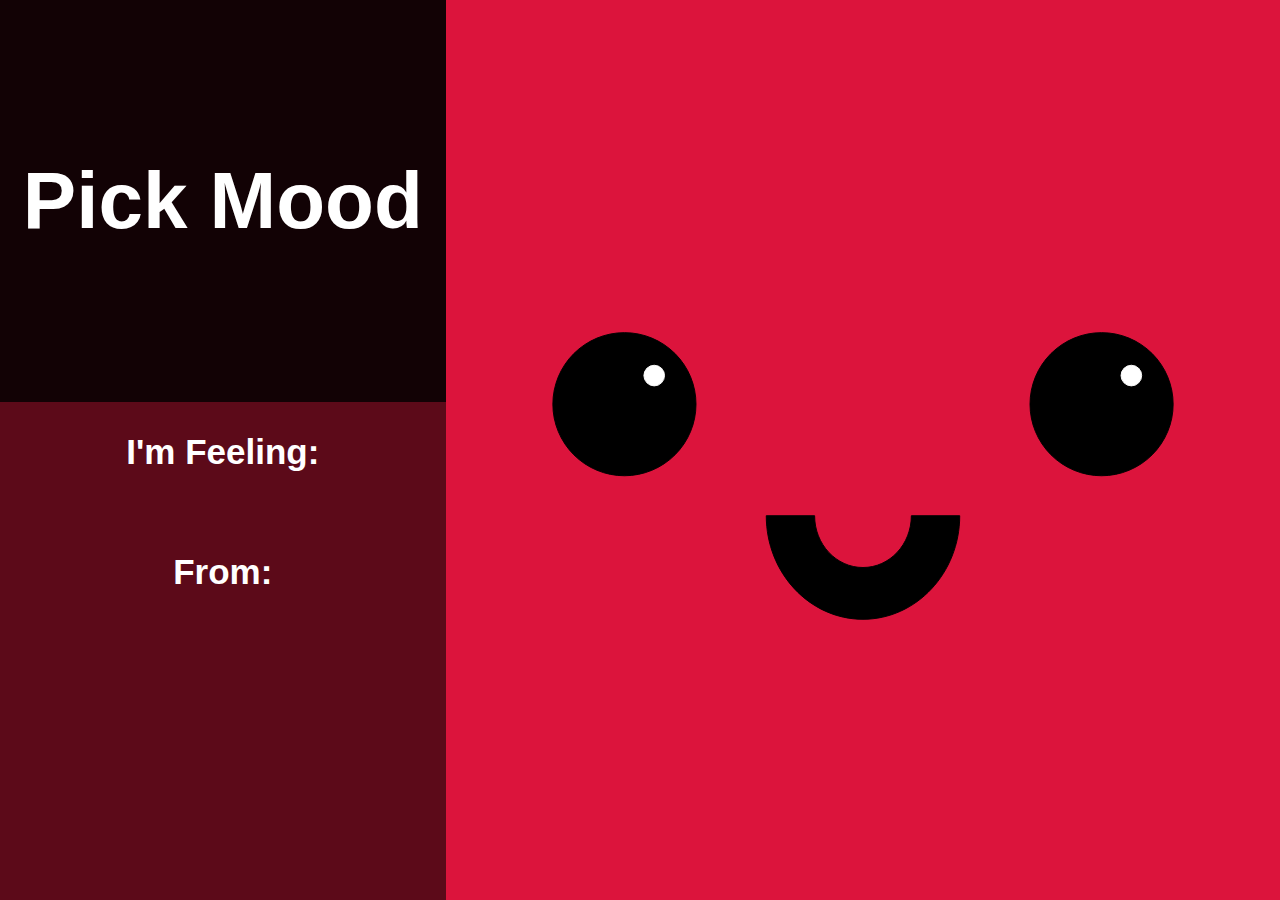
<file: index.html>
<!DOCTYPE html>
<html lang="en">
<head>
    <meta charset="UTF-8">
    <meta http-equiv="X-UA-Compatible" content="IE=edge">
    <meta name="viewport" content="width=device-width, initial-scale=1.0">
    <title>Joey</title>
    <link rel="stylesheet" type="text/css" href="css/styles.css">
</head>
<body>
    <div class="flex-container">
        <div id="vert-box">
        <div id="choose-div">
        <button id="button3" onclick="window.location.href='state-picker.html'">Pick Mood</button>
        </div>

        <div id="text-div">
        <div>I'm Feeling:<br><span id="message"></span></div><br><br>
        <div>From:<br><span id="sender"></span></div>
        </div>

        </div>

        <div class="content-container" id="CC">
            <img src="octo/octo-smile.svg" class="full-page-svg" id="image">
        </div>
    </div>

    <script src="testhome.js"></script> 
</body>
</html>
</file>
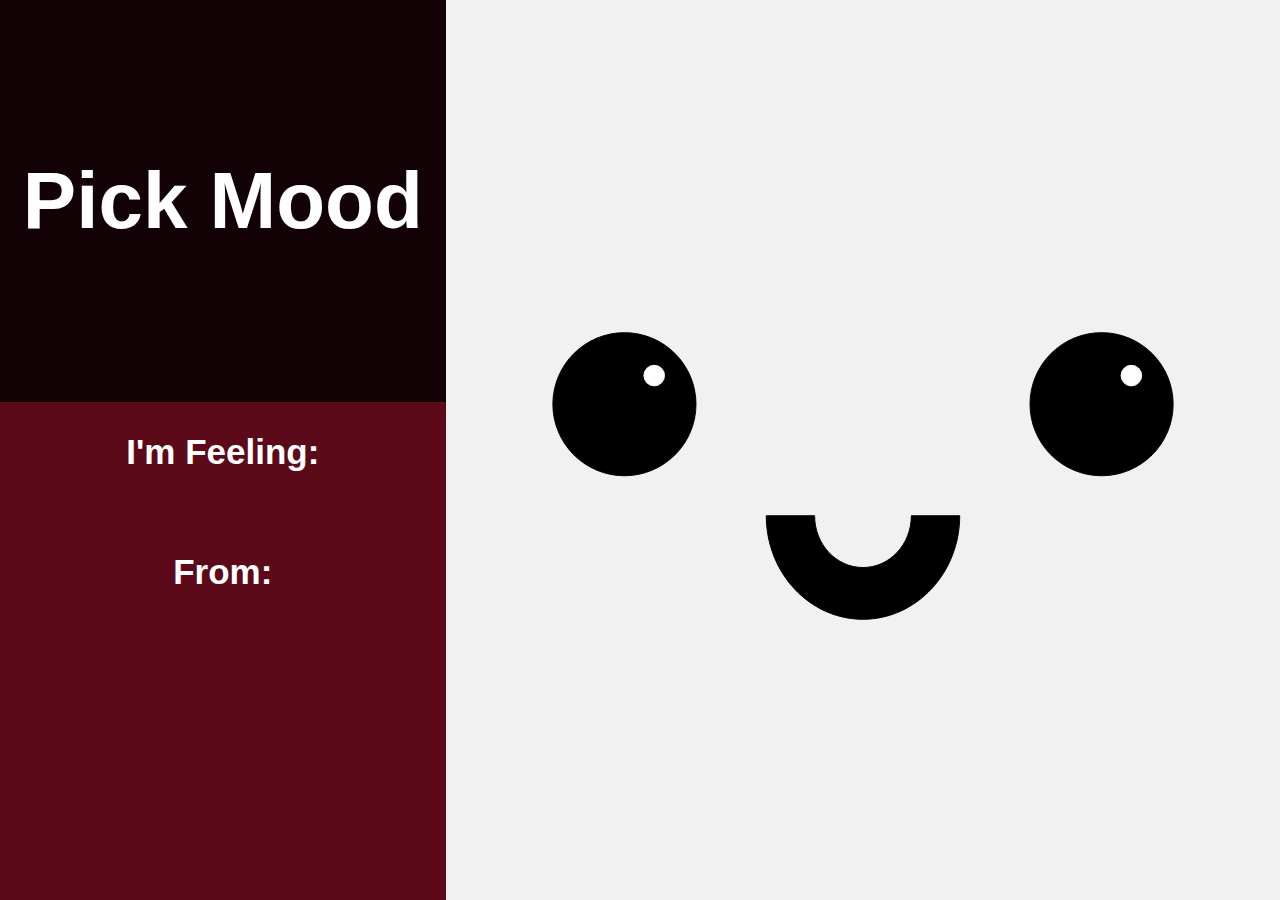
<file: current working files/index.html>
<!DOCTYPE html>
<html lang="en">
<head>
    <meta charset="UTF-8">
    <meta http-equiv="X-UA-Compatible" content="IE=edge">
    <meta name="viewport" content="width=device-width, initial-scale=1.0">
    <title>Octo Test</title>
    <link rel="stylesheet" type="text/css" href="css/styles.css">
</head>
<body>
    <div class="flex-container">
        <div id="vert-box">
        <div id="choose-div">
        <button id="button3" onclick="window.location.href='state-picker.html'">Pick Mood</button>
        </div>

        <div id="text-div">
        <div>I'm Feeling:<br><span id="message"></span></div><br><br>
        <div>From:<br><span id="sender"></span></div>
        </div>

        </div>

        <div class="content-container" id="CC">
            <img src="octo/octo-smile.svg" class="full-page-svg" id="image">
        </div>
    </div>

    <script src="testhome.js"></script> 
</body>
</html>
</file>
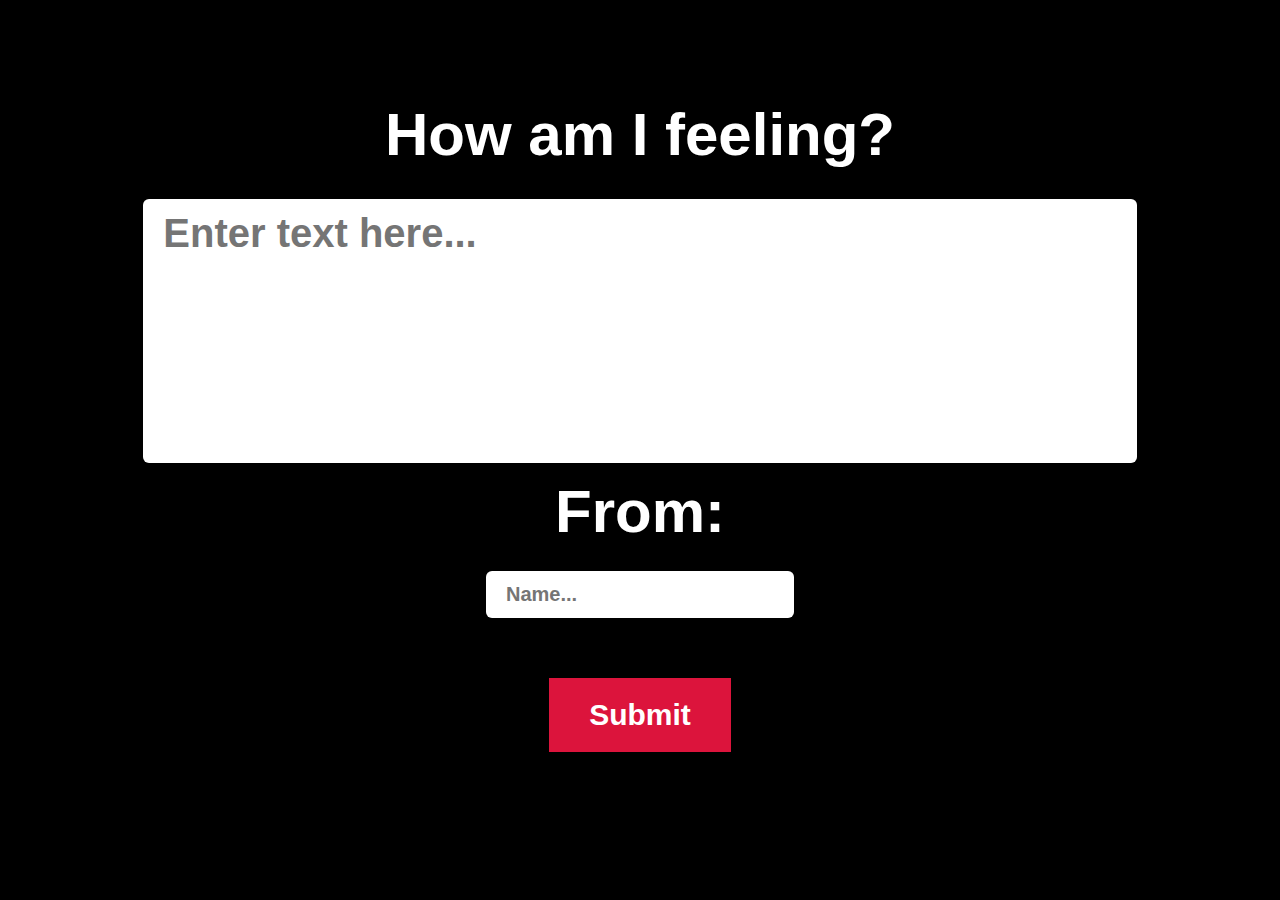
<file: message.html>
<!DOCTYPE html>
<html lang="en">
<head>
    <meta charset="UTF-8">
    <meta http-equiv="X-UA-Compatible" content="IE=edge">
    <meta name="viewport" content="width=device-width, initial-scale=1.0">
    <title>Joey's Message</title>
    <link rel="stylesheet" type="text/css" href="css/styles.css">
</head>
<body id="msg-body">
    <!--
    <button><a href="testhome.html">Back Home</a></button>
    -->
    <div id="octo-container">

        <form id="form">
            <label for="fname">How am I feeling? </label>
            <textarea id="msg" rows="4" cols="25" placeholder="Enter text here..."></textarea><br>
            <label for="lname">From: </label><br>
            <input type="text" id="frm" placeholder="Name..."><br>
            <button type="submit" id="submit" onclick="window.location.href='index.html'">Submit</button>
          </form>

    </div>

    
    
    <script src="index copy.js"></script> 
</body>
</html>
</file>
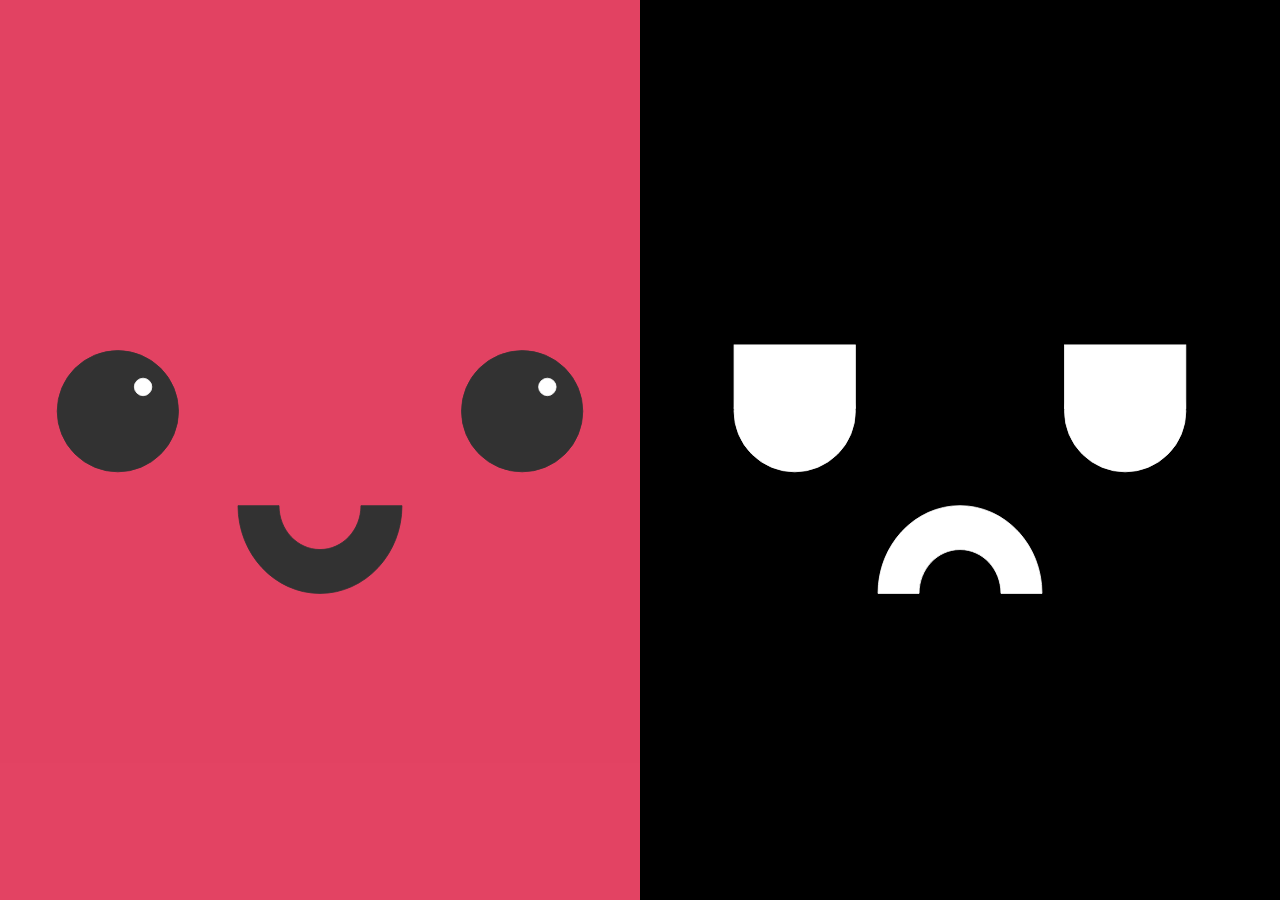
<file: state-picker.html>
<!DOCTYPE html>
<html lang="en">
<head>
    <meta charset="UTF-8">
    <meta http-equiv="X-UA-Compatible" content="IE=edge">
    <meta name="viewport" content="width=device-width, initial-scale=1.0">
    <title>Joey's Mood</title>
    <link rel="stylesheet" type="text/css" href="css/styles.css">
</head>
<body>
    <!--
    <button><a href="testhome.html">Back Home</a></button>
    -->
    <div id="octo-container">

        <div id="left-box"> 
            <button type="button" id="button1" onclick="displayImageHappy()">
                <img class="svg" src="octo/octo-smile.svg"/>
            </button>
        </div>

        <div id="right-box">
            <button type="button" id="button2" onclick="displayImageAngry()">
                <img class="svg" src="octo/octo-frown.svg"/>
            </button>
        </div>

    </div>
    
    <script src="index copy.js"></script> 
</body>
</html>
</file>
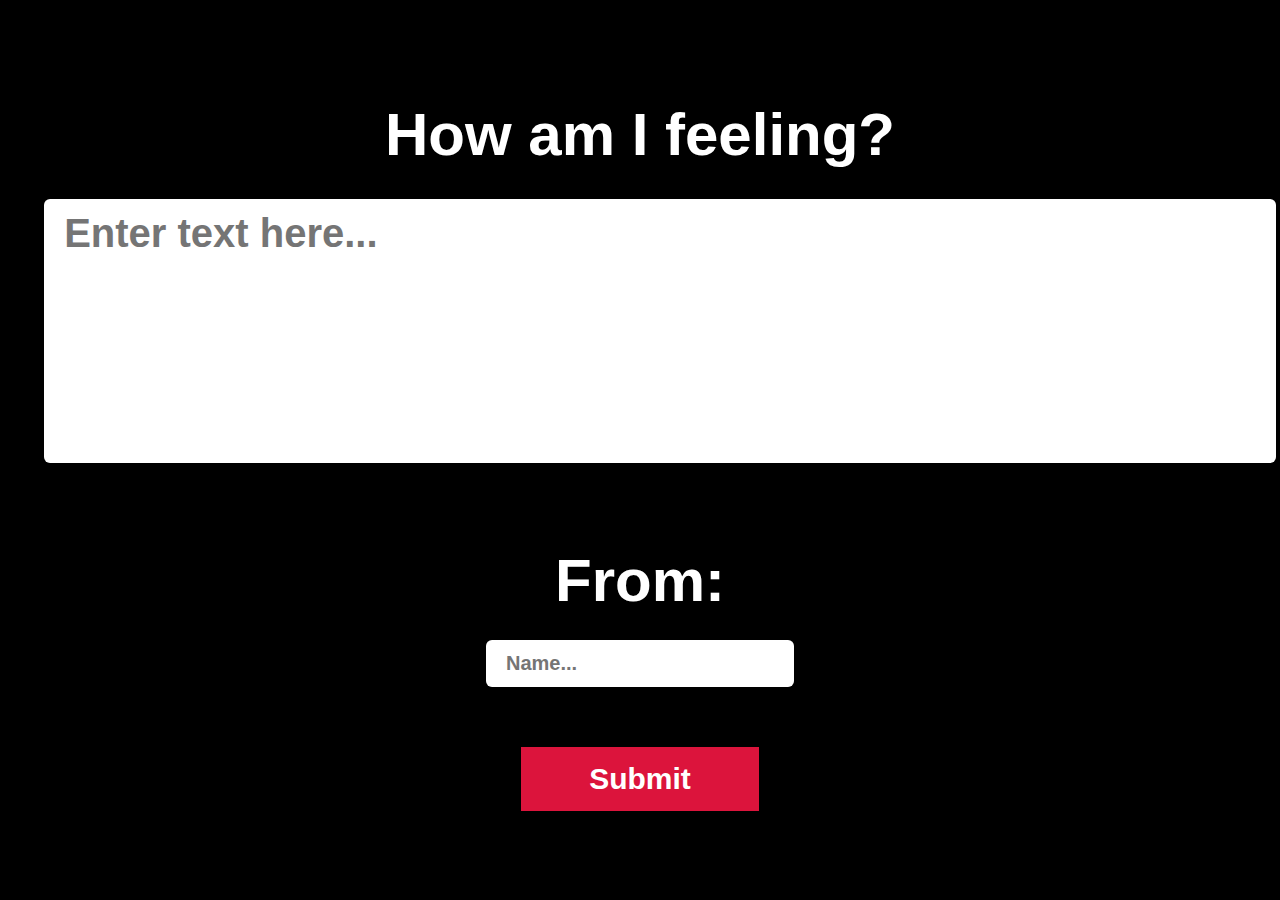
<file: current working files/message.html>
<!DOCTYPE html>
<html lang="en">
<head>
    <meta charset="UTF-8">
    <meta http-equiv="X-UA-Compatible" content="IE=edge">
    <meta name="viewport" content="width=device-width, initial-scale=1.0">
    <title>Octo Test</title>
    <link rel="stylesheet" type="text/css" href="css/styles.css">
</head>
<body id="msg-body">
    <!--
    <button><a href="testhome.html">Back Home</a></button>
    -->
    <div id="octo-container">

        <form id="form">
            <label for="fname">How am I feeling? </label>
            <textarea id="msg" rows="4" cols="25" placeholder="Enter text here..."></textarea><br><br>
            <label for="lname">From: </label><br>
            <input type="text" id="frm" placeholder="Name..."><br>
            <button type="submit" id="submit" onclick="window.location.href='index.html'">Submit</button>
          </form>

    </div>

    
    
    <script src="index copy.js"></script> 
</body>
</html>
</file>
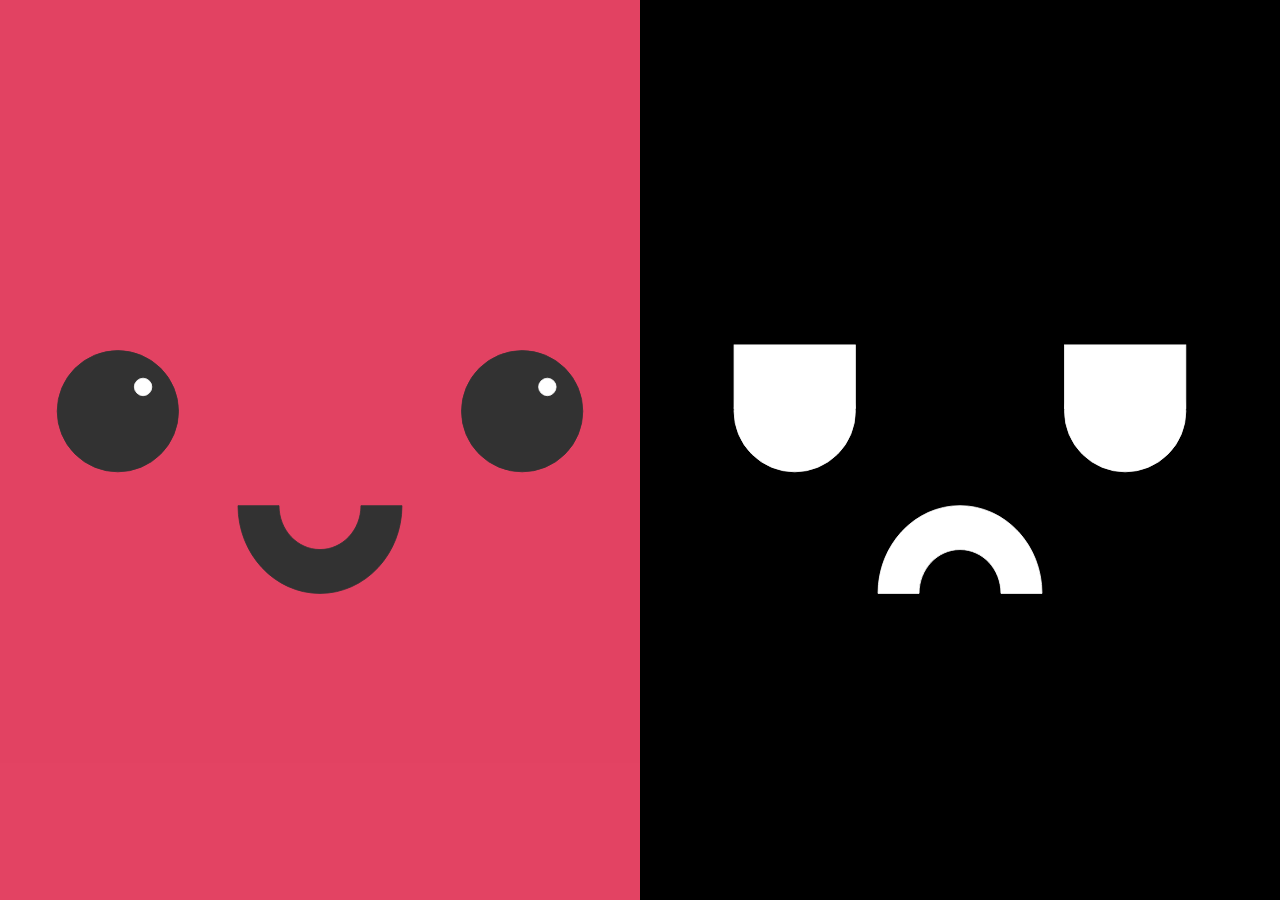
<file: current working files/state-picker.html>
<!DOCTYPE html>
<html lang="en">
<head>
    <meta charset="UTF-8">
    <meta http-equiv="X-UA-Compatible" content="IE=edge">
    <meta name="viewport" content="width=device-width, initial-scale=1.0">
    <title>Octo Test</title>
    <link rel="stylesheet" type="text/css" href="css/styles.css">
</head>
<body>
    <!--
    <button><a href="testhome.html">Back Home</a></button>
    -->
    <div id="octo-container">

        <div id="left-box"> 
            <button type="button" id="button1" onclick="displayImageHappy()">
                <img class="svg" src="octo/octo-smile.svg"/>
            </button>
        </div>

        <div id="right-box">
            <button type="button" id="button2" onclick="displayImageAngry()">
                <img class="svg" src="octo/octo-frown.svg"/>
            </button>
        </div>

    </div>
    
    <script src="index copy.js"></script> 
</body>
</html>
</file>
<file: css/styles.css>
html,
body{
    margin: 0px;
    height: 100%;
}

#octo-container{
    height: 100%;
    display:flex;
}

#button1,
#button2,
#button3{
    height:100%;
    width:100%;
    border: none;
    transition-duration: 0.5s;
}

#button1:hover,
#button2:hover{
    opacity: 80%;
}

#button1{
    display: flex;
    flex-direction: column;
    justify-content: center;
    align-items: center;
    color: white;
    background-color: crimson;
}

#button2{
    display: flex;
    flex-direction: column;
    justify-content: center;
    align-items: center;
    color: white;
    background-color: black;
}

#left-box{
    width: 50%;
    height: 100%;
}

#left-box-1{
    width: 100%;
    height: 100%;
}

#right-box{
    width: 50%;
   
    height: 100%;
}

.svg{
    width: 90%;
}

.full-page-svg{
    width: 80%;
}

.imagefeatures{
    width: 100%;

}

.content-container{
    background-color: crimson;
    display: flex;
    flex-direction: column;
    justify-content: center;
    align-items: center;
    flex-grow: 8;
}


#vert-box{
    display: flex;
    flex-direction: column;
    flex-grow: 2;
}


.flex-container {
    display: flex;
    align-items: stretch;
    background-color: #f1f1f1;
    height: 100%;
  }
  
  .flex-container > div {
    color: white;
    font-size: 30px;
    text-align: center;
    
  }

  #text-div{
    background-color: #5C0A19;
    flex-grow: 1;
    color: white;
    font-family: Arial, Helvetica, sans-serif;
    font-weight: bold;
    padding-top: 30px;
    font-size: 35px;
    overflow-wrap: normal;
    
  }

#choose-div{
    flex-grow: 1;
}

#button3{
    background-color: #120205;
    color: white;
    font-family: Arial, Helvetica, sans-serif;
    font-weight: bold;
    font-size: 30px;
}

#button3:hover{
    font-size:80px;
}


span{
    color: #F7B6C2;
    font-size:30px;
}

#msg-body{
    background-color: black;
}

form{
    padding-top: 100px;
    margin: 0 auto;
    text-align: center;
    color: white;
    font-size: 60px;
    font-family: Arial, Helvetica, sans-serif;
    font-weight: bold;
}

#msg,
#frm{
    background-color: white;
    color: crimson;
    border: none;
    transition-duration: 0.5s;
    font-family: Arial, Helvetica, sans-serif;
    font-weight: bold;
    font-size: 20px;
    padding: 12px 20px;
    border-radius: 6px;
}

#msg{
    font-size: 40px;
    margin-top: 30px;
    width: 80%;
    height: 30%;
    resize:none;
}

#msg:focus,
#frm:focus{
    padding: 30px 40px;
    border: none;
    border: none;
    overflow: auto;
    outline: none;

    -webkit-box-shadow: none;
    -moz-box-shadow: none;
    box-shadow: none;

    resize: none;
}

#submit{
    margin-top: 60px;
    background-color: crimson;
    color: white;
    border: none;
    font-family: Arial, Helvetica, sans-serif;
    font-size: 30px;
    font-weight: bold;
    padding: 20px 40px;
    transition-duration: 0.5s; 

}

#submit:hover{
    font-size: 40px;
}
</file>
<file: current working files/css/styles.css>
html,
body{
    margin: 0px;
    height: 100%;
}

#octo-container{
    height: 100%;
    display:flex;
}

#button1,
#button2,
#button3{
    height:100%;
    width:100%;
    border: none;
    transition-duration: 0.5s;
}

#button1:hover,
#button2:hover{
    opacity: 80%;
}

#button1{
    display: flex;
    flex-direction: column;
    justify-content: center;
    align-items: center;
    color: white;
    background-color: crimson;
}

#button2{
    display: flex;
    flex-direction: column;
    justify-content: center;
    align-items: center;
    color: white;
    background-color: black;
}

#left-box{
    width: 50%;
    height: 100%;
}

#left-box-1{
    width: 100%;
    height: 100%;
}

#right-box{
    width: 50%;
   
    height: 100%;
}

.svg{
    width: 90%;
}

.full-page-svg{
    width: 80%;
}

.imagefeatures{
    width: 100%;

}

.content-container{
    display: flex;
    flex-direction: column;
    justify-content: center;
    align-items: center;
    flex-grow: 8;
}


#vert-box{
    display: flex;
    flex-direction: column;
    flex-grow: 2;
}


.flex-container {
    display: flex;
    align-items: stretch;
    background-color: #f1f1f1;
    height: 100%;
  }
  
  .flex-container > div {
    color: white;
    font-size: 30px;
    text-align: center;
    
  }

  #text-div{
    background-color: #5C0A19;
    flex-grow: 1;
    color: white;
    font-family: Arial, Helvetica, sans-serif;
    font-weight: bold;
    padding-top: 30px;
    font-size: 35px;
    overflow-wrap: normal;
    
  }

#choose-div{
    flex-grow: 1;
}

#button3{
    background-color: #120205;
    color: white;
    font-family: Arial, Helvetica, sans-serif;
    font-weight: bold;
    font-size: 30px;
}

#button3:hover{
    font-size:80px;
}


span{
    color: #F7B6C2;
    font-size:30px;
}

#msg-body{
    background-color: black;
}

form{
    padding-top: 100px;
    margin: 0 auto;
    text-align: center;
    color: white;
    font-size: 60px;
    font-family: Arial, Helvetica, sans-serif;
    font-weight: bold;
}

#msg,
#frm{
    background-color: white;
    color: crimson;
    border: none;
    transition-duration: 0.5s;
    font-family: Arial, Helvetica, sans-serif;
    font-weight: bold;
    font-size: 20px;
    padding: 12px 20px;
    border-radius: 6px;
}

#msg{
    font-size: 40px;
    margin-top: 30px;
    width: 100%;
    height: 30%;
    resize:none;
}

#msg:focus,
#frm:focus{
    padding: 30px 40px;
    border: none;
    border: none;
    overflow: auto;
    outline: none;

    -webkit-box-shadow: none;
    -moz-box-shadow: none;
    box-shadow: none;

    resize: none;
}

#submit{
    margin-top: 60px;
    background-color: crimson;
    color: white;
    border: none;
    width: 20%;
    font-family: Arial, Helvetica, sans-serif;
    font-size: 30px;
    font-weight: bold;
    padding: 15px 20px;
    transition-duration: 0.5s; 

}

#submit:hover{
    font-size: 40px;
}
</file>
